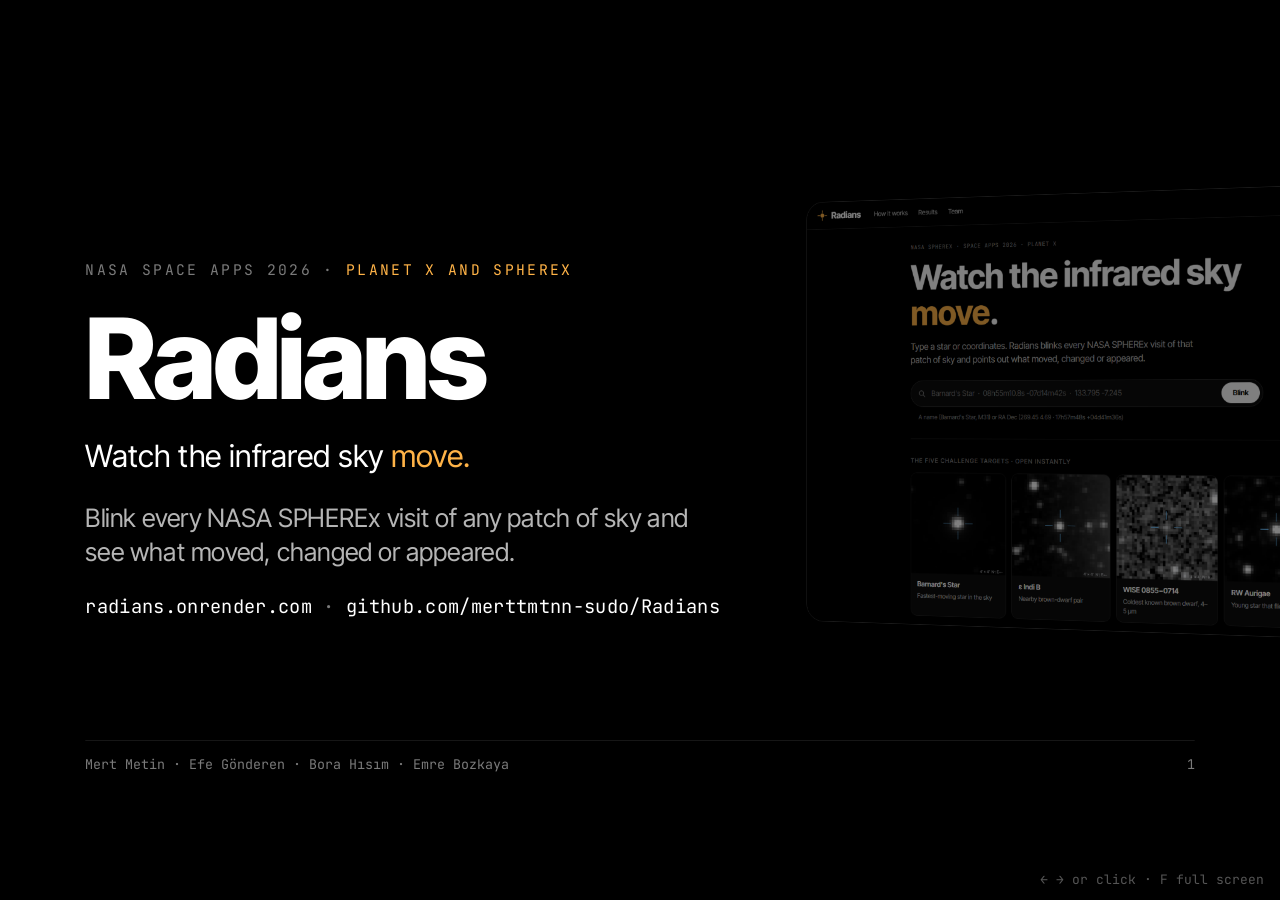
<file: frontend/slides.html>
<!doctype html>
<html lang="en">
<head>
<meta charset="utf-8">
<meta name="viewport" content="width=device-width, initial-scale=1">
<title>Radians — Space Apps 2026</title>
<link rel="preconnect" href="https://fonts.googleapis.com">
<link rel="preconnect" href="https://fonts.gstatic.com" crossorigin>
<link rel="stylesheet" href="https://fonts.googleapis.com/css2?family=Inter+Tight:wght@400;500;600;700;800&family=JetBrains+Mono:wght@400;500&display=swap">
<style>
  /* same tokens as the app (Startle base + amber) */
  :root { --bg:#000; --panel:#0c0c0c; --panel-2:#161616; --line:#222; --line-2:#333; --fg:#fff; --fg-2:#b5b5b5; --fg-3:#7a7a7a; --accent:#FFB347; --sky:#6FC3FF; }
  * { box-sizing: border-box; }
  html, body { margin: 0; height: 100%; background: #000; overflow: hidden; font-family: 'Inter Tight', Arial, sans-serif; color: var(--fg); }
  #deck { position: absolute; left: 50%; top: 50%; width: 1920px; height: 1080px; transform-origin: 0 0; }
  section { position: absolute; inset: 0; background: var(--bg); padding: 120px 128px 150px; display: none; flex-direction: column; gap: 36px; overflow: hidden; }
  section.on { display: flex; }
  section.statement { background: var(--accent); color: #000; justify-content: center; }
  h1, h2, h3 { margin: 0; letter-spacing: -0.03em; }
  h1 { font-size: 168px; font-weight: 800; line-height: .95; }
  h2 { font-size: 76px; font-weight: 700; line-height: 1.04; }
  h3 { font-size: 38px; font-weight: 600; line-height: 1.15; letter-spacing: -0.02em; }
  p { margin: 0; font-size: 30px; line-height: 1.42; color: var(--fg-2); }
  b { color: var(--fg); font-weight: 600; }
  .am { color: var(--accent); }
  .mono { font-family: 'JetBrains Mono', monospace; }
  .eyebrow { font-family: 'JetBrains Mono', monospace; font-size: 22px; letter-spacing: 4px; color: var(--fg-3); text-transform: uppercase; }
  .eyebrow .am { color: var(--accent); }
  .lead { font-size: 38px; line-height: 1.35; color: var(--fg-2); }
  .small { font-size: 24px; color: var(--fg-3); }
  .foot { position: absolute; left: 128px; bottom: 56px; width: 1664px; font-family: 'JetBrains Mono', monospace; font-size: 20px; color: var(--fg-3); display: flex; justify-content: space-between; border-top: 1px solid var(--line); padding-top: 22px; }
  .foot .logo { display: flex; align-items: center; gap: 12px; color: var(--fg-2); }
  .statement .foot { color: #000; border-color: rgba(0,0,0,.25); }
  .statement .foot .logo { color: #000; }
  .statement h2 { font-size: 96px; color: #000; }
  .statement p { color: #2b1d05; font-size: 38px; }
  .statement .eyebrow { color: #000; }
  .card { background: var(--panel); border: 1px solid var(--line-2); border-radius: 28px; padding: 34px; display: flex; flex-direction: column; gap: 14px; }
  .cards { display: grid; grid-template-columns: repeat(3, 1fr); gap: 28px; }
  .num { font-family: 'JetBrains Mono', monospace; font-size: 26px; color: var(--accent); }
  .what { font-size: 26px; color: var(--fg-2); line-height: 1.38; }
  .shot { border-radius: 28px; border: 1px solid var(--line-2); display: block; box-shadow: 0 30px 80px rgba(0,0,0,.6); }
  .row { display: flex; gap: 56px; align-items: center; }
  .list { display: flex; flex-direction: column; gap: 26px; }
  .li { display: grid; grid-template-columns: 64px 1fr; gap: 8px 18px; }
  .li .n { grid-row: span 2; width: 56px; height: 56px; border-radius: 50%; border: 1px solid var(--line-2); display: grid; place-items: center; font-family: 'JetBrains Mono', monospace; font-size: 22px; color: var(--accent); }
  .li h3 { font-size: 34px; }
  .li .what { font-size: 24px; }
  .steps { display: flex; gap: 14px; align-items: stretch; }
  .step { flex: 1; background: var(--panel); border: 1px solid var(--line-2); border-radius: 24px; padding: 26px 24px; display: flex; flex-direction: column; gap: 10px; }
  .step .k { font-family: 'JetBrains Mono', monospace; font-size: 18px; color: var(--accent); letter-spacing: 2px; }
  .step h3 { font-size: 30px; }
  .step .what { font-size: 22px; }
  .chev { align-self: center; color: var(--line-2); font-size: 40px; margin: 0; }
  table { border-collapse: collapse; width: 100%; font-variant-numeric: tabular-nums; }
  th { text-align: left; color: var(--fg-3); font-family: 'JetBrains Mono', monospace; font-weight: 400; font-size: 19px; letter-spacing: 2px; text-transform: uppercase; padding: 12px 16px; border-bottom: 1px solid var(--line-2); }
  td { padding: 17px 16px; border-bottom: 1px solid var(--line); color: var(--fg); font-size: 28px; }
  td.ok { color: var(--accent); font-weight: 600; }
  td .mono { font-size: 25px; }
  .inj td, .inj th { font-size: 22px; padding: 10px 14px; text-align: center; }
  .inj td:first-child, .inj th:first-child { text-align: left; }
  .meter { display: inline-block; width: 90px; height: 8px; border-radius: 4px; background: var(--panel-2); vertical-align: middle; margin-right: 10px; overflow: hidden; }
  .meter i { display: block; height: 100%; background: var(--accent); border-radius: 4px; }
  .pill { display: inline-flex; align-items: center; gap: 10px; border: 1px solid var(--line-2); border-radius: 999px; padding: 10px 22px; font-size: 22px; color: var(--fg-2); }
  .pill::before { content: ''; width: 9px; height: 9px; border-radius: 50%; background: var(--accent); }
  .link { font-family: 'JetBrains Mono', monospace; font-size: 28px; color: var(--fg); }
  .gifs { display: flex; gap: 22px; }
  .gifs figure { margin: 0; display: flex; flex-direction: column; gap: 10px; }
  .gifs img { width: 300px; height: 300px; border-radius: 22px; border: 1px solid var(--line-2); image-rendering: pixelated; object-fit: cover; }
  .gifs figcaption { font-size: 22px; color: var(--fg-2); }
  .gifs figcaption b { display: block; font-size: 24px; }
  .on > * { animation: rise 500ms ease-out both; }
  .on > *:nth-child(2) { animation-delay: 70ms; } .on > *:nth-child(3) { animation-delay: 140ms; } .on > *:nth-child(4) { animation-delay: 210ms; } .on > *:nth-child(5) { animation-delay: 280ms; }
  .on > .foot, .on > .bgshot { animation: none; }
  @keyframes rise { from { opacity: 0; transform: translateY(18px); } }
  @media (prefers-reduced-motion: reduce) { .on > * { animation: none !important; } }
  #hint { position: fixed; right: 16px; bottom: 12px; font: 13px 'JetBrains Mono', monospace; color: #555; }
  .print { display: none; }
  @page { size: 1920px 1080px; margin: 0; }
  @media print {
    html, body { height: auto; overflow: visible; background: none; }
    #deck { position: static; transform: none !important; width: 1920px; height: auto; }
    section, section.on { display: flex !important; position: relative; width: 1920px; height: 1080px; break-after: page; }
    section *, .on > * { animation: none !important; }
    #hint, .screen { display: none !important; }
    .print { display: flex !important; }
    * { -webkit-print-color-adjust: exact; print-color-adjust: exact; }
  }
</style>
</head>
<body>
<div id="deck">

<!-- 1 · title -->
<section>
  <img class="shot bgshot" src="media/app-landing.png" alt="" aria-hidden="true" style="position:absolute;right:-420px;top:150px;width:1180px;opacity:.5;transform:perspective(2400px) rotateY(-14deg)">
  <div style="flex:1"></div>
  <p class="eyebrow">NASA Space Apps 2026 · <span class="am">Planet X and SPHEREx</span></p>
  <h1>Radians</h1>
  <p class="lead" style="width:980px;font-size:46px;color:var(--fg)">Watch the infrared sky <span class="am">move.</span></p>
  <p class="lead" style="width:960px">Blink every NASA SPHEREx visit of any patch of sky and see what moved, changed or appeared.</p>
  <p class="link">radians.onrender.com <span style="color:var(--fg-3)">·</span> github.com/merttmtnn-sudo/Radians</p>
  <div style="flex:1"></div>
  <div class="foot"><span>Mert Metin · Efe Gönderen · Bora Hısım · Emre Bozkaya</span><span>1</span></div>
</section>

<!-- 2 · idea -->
<section>
  <p class="eyebrow">The idea</p>
  <h2>A blink comparator<br>for the infrared sky</h2>
  <p class="lead" style="width:1640px">SPHEREx images the whole sky every six months in 102 infrared colours: hundreds of exposures of any spot, in an archive built for astronomers. In 1930 Tombaugh found Pluto by flipping between two plates. <b>Radians flips through every SPHEREx visit, in a browser.</b></p>
  <div class="gifs screen">
    <figure><img src="media/barnard-s-star.gif" alt="Barnard's Star moving north between SPHEREx visits"><figcaption><b>Barnard’s Star</b>moves north</figcaption></figure>
    <figure><img src="media/eps-indi-b.gif" alt="Epsilon Indi B moving between SPHEREx visits"><figcaption><b>ε Indi B</b>brown-dwarf pair on the move</figcaption></figure>
    <figure><img src="media/wise-0855.gif" alt="WISE 0855 moving between SPHEREx visits at 4–5 µm"><figcaption><b>WISE 0855</b>coldest brown dwarf, 4–5 µm</figcaption></figure>
    <figure><img src="media/rw-aur.gif" alt="RW Aurigae changing brightness between SPHEREx visits"><figcaption><b>RW Aurigae</b>young star, flickers</figcaption></figure>
    <figure><img src="media/r-dra.gif" alt="R Draconis, a saturated Mira variable"><figcaption><b>R Draconis</b>Mira variable</figcaption></figure>
  </div>
  <div class="print" style="gap:28px;align-items:flex-end">
    <img src="media/barnard-s-star-pair.png" alt="Barnard's Star in its first and last SPHEREx visits: it has moved north" style="height:300px;border-radius:22px;border:1px solid #333">
    <img src="media/rw-aur-pair.png" alt="RW Aurigae in two SPHEREx visits: its brightness changed" style="height:300px;border-radius:22px;border:1px solid #333">
    <p class="small" style="flex:1">First and last SPHEREx visit as Radians blinks them: Barnard’s Star has moved north (marker), RW Aurigae has changed brightness.</p>
  </div>
  <div class="foot"><span class="logo">Radians</span><span>2</span></div>
</section>

<!-- 3 · how to use -->
<section>
  <p class="eyebrow">How to use it</p>
  <h2>Four steps, no installation</h2>
  <div class="row" style="align-items:flex-start">
    <img class="shot" src="media/app-viewer.png" alt="The Radians viewer on Barnard's Star: blinking image, timeline and a candidate card that compares the measured motion with the catalogue" style="width:1040px">
    <div class="list" style="flex:1">
      <div class="li"><span class="n">1</span><h3>Pick a target</h3><p class="what">A star name, RA/Dec, or one of the five challenge targets.</p></div>
      <div class="li"><span class="n">2</span><h3>Watch it blink</h3><p class="what">Each frame is one SPHEREx visit. Play, step, zoom, export a GIF.</p></div>
      <div class="li"><span class="n">3</span><h3>Let it point</h3><p class="what">Difference views and an automatic finder mark what moved, changed or appeared, with before/after cut-outs.</p></div>
      <div class="li"><span class="n">4</span><h3>Dig deeper</h3><p class="what">Click any star for its spectrum and light curve; share a link, download CSV.</p></div>
    </div>
  </div>
  <div class="foot"><span class="logo">Radians · English and Turkish interface · light and dark</span><span>3</span></div>
</section>

<!-- 4 · how it works -->
<section>
  <p class="eyebrow">How it works</p>
  <h2>From a star name to an aligned flip-book</h2>
  <div class="steps">
    <div class="step"><p class="k">1 · RESOLVE</p><h3>CDS Sesame</h3><p class="what">Name → position and proper motion.</p></div>
    <p class="chev">›</p>
    <div class="step"><p class="k">2 · FIND</p><h3>NASA IRSA</h3><p class="what">Every SPHEREx exposure covering it.</p></div>
    <p class="chev">›</p>
    <div class="step"><p class="k">3 · READ</p><h3>Byte ranges</h3><p class="what">~0.5 MB of each 65 MB file.</p></div>
    <p class="chev">›</p>
    <div class="step"><p class="k">4 · ALIGN</p><h3>One sky grid</h3><p class="what">Reprojected, flag-masked, co-added per visit at matched wavelengths.</p></div>
    <p class="chev">›</p>
    <div class="step"><p class="k">5 · CHECK</p><h3>Known sky</h3><p class="what">Gaia DR3, SkyBoT, NEOSSat.</p></div>
  </div>
  <div class="row" style="gap:48px">
    <img class="shot" src="media/app-spectrum.png" alt="RW Aurigae spectrum from 0.75 to 5 µm, each point one SPHEREx exposure coloured by wavelength, with water, methane, CO2 and CO bands marked" style="width:1060px">
    <p style="flex:1;font-size:28px">SPHEREx’s filters change wavelength across the detector, so one position measured in every exposure is a <b>0.75–5 µm spectrum</b>. Radians builds it on the fly for any star you click, with the water, methane, CO₂ and CO bands marked.</p>
  </div>
  <div class="foot"><span class="logo">Radians</span><span>4</span></div>
</section>

<!-- 5 · results -->
<section>
  <p class="eyebrow">Results on the challenge targets</p>
  <h2>It finds what the challenge hid</h2>
  <table>
    <tr><th style="width:24%">Target</th><th style="width:42%">Radians measured</th><th style="width:34%">Known value</th></tr>
    <tr><td>Barnard’s Star</td><td class="ok">moves <span class="mono">10.38″/yr</span>, PA 354°</td><td><span class="mono">10.39″/yr</span>, PA 356°</td></tr>
    <tr><td>ε Indi B</td><td class="ok">moves <span class="mono">4.65″/yr</span>, PA 125°</td><td><span class="mono">4.68″/yr</span>, PA 123°</td></tr>
    <tr><td>WISE 0855−0714</td><td class="ok">moves <span class="mono">8.16″/yr</span> (D5+D6, 4–5 µm)</td><td><span class="mono">8.15″/yr</span>, coldest brown dwarf</td></tr>
    <tr><td>RW Aurigae</td><td class="ok">brightness changes ×1.7</td><td>known variable young star</td></tr>
    <tr><td>R Draconis</td><td>saturated: PSF-wing light curve</td><td>Mira variable</td></tr>
  </table>
  <div class="row" style="gap:56px;align-items:flex-start">
    <table class="inj" style="width:980px">
      <tr><th>Injected fakes, found</th><th>S/N 8</th><th>S/N 12</th><th>S/N 20</th></tr>
      <tr><td>Mover</td><td><span class="meter"><i style="width:50%"></i></span>50%</td><td><span class="meter"><i style="width:85%"></i></span>85%</td><td><span class="meter"><i style="width:100%"></i></span>100%</td></tr>
      <tr><td>New source</td><td><span class="meter"><i style="width:42%"></i></span>42%</td><td><span class="meter"><i style="width:85%"></i></span>85%</td><td><span class="meter"><i style="width:100%"></i></span>100%</td></tr>
    </table>
    <p class="small" style="flex:1;font-size:24px">600 fake objects injected into real SPHEREx frames of the five fields. <b>No false alarms.</b> Details in docs/VALIDATION.md.</p>
  </div>
  <div class="foot"><span class="logo">Radians</span><span>5</span></div>
</section>

<!-- 6 · explore and learn -->
<section>
  <p class="eyebrow">Built to explore and learn</p>
  <h2>Not just a viewer: a guide to the sky</h2>
  <div class="row" style="align-items:flex-start;gap:40px">
    <img class="shot" src="media/app-compare.png" alt="Before/after view of Barnard's Star: the first visit on the left of an amber divider, the latest on the right" style="width:560px">
    <img class="shot" src="media/app-about.png" alt="About-this-target panel for WISE 0855: distance, constellation, temperature, a did-you-know fact and an all-sky map" style="width:300px">
    <div class="list" style="flex:1;gap:20px">
      <div class="li"><span class="n">✦</span><h3>About this target</h3><p class="what">Distance, temperature, type and “did you know?” facts, from SIMBAD and our own notes, with an all-sky map.</p></div>
      <div class="li"><span class="n">⟷</span><h3>Before / after</h3><p class="what">Drag a divider between the first and the latest visit.</p></div>
      <div class="li"><span class="n">▶</span><h3>Story tour &amp; Explore</h3><p class="what">A guided tour of the five targets, or a jump to one of 14 famous fast or variable stars.</p></div>
      <div class="li"><span class="n">♪</span><h3>Listen, learn, share</h3><p class="what">Hear a light curve as sound, hover any term (σ, PA, µm) for a plain explanation, save a finding as an image.</p></div>
    </div>
  </div>
  <div class="foot"><span class="logo">Radians</span><span>6</span></div>
</section>

<!-- 7 · context -->
<section>
  <p class="eyebrow">Context from partner agencies</p>
  <h2>Every candidate is checked<br>against what is already known</h2>
  <div class="cards">
    <div class="card"><p class="num">ESA</p><h3>Gaia DR3</h3><p class="what">Stars moved to each frame’s date with their proper motions; each find labelled known or possibly new.</p></div>
    <div class="card"><p class="num">IMCCE</p><h3>SkyBoT</h3><p class="what">Known asteroids and comets marked at the exact time of each frame.</p></div>
    <div class="card"><p class="num">CSA</p><h3>NEOSSat</h3><p class="what">Archived images of the field from Canada’s asteroid-hunting microsatellite (CADC).</p></div>
  </div>
  <div style="display:flex;gap:16px;flex-wrap:wrap">
    <span class="pill">Aladin Lite: 2MASS, AllWISE, DSS2</span><span class="pill">SPHEREx all-sky maps (IRSA)</span><span class="pill">per-pixel quality flags</span>
  </div>
  <div class="foot"><span class="logo">Radians</span><span>7</span></div>
</section>

<!-- 8 · planet x -->
<section class="statement">
  <p class="eyebrow">Planet X</p>
  <h2>A distant planet is a faint dot that is somewhere else at the next visit.</h2>
  <p style="width:1560px">Radians makes that comparison available for any spot SPHEREx has seen twice, to anyone, with known stars and asteroids already accounted for. Open source (MIT), running at radians.onrender.com.</p>
  <div class="foot"><span class="logo">Radians · Mert Metin, Efe Gönderen, Bora Hısım, Emre Bozkaya</span><span>8</span></div>
</section>

</div>

<div id="hint">← → or click · F full screen</div>
<script>
  const slides = [...document.querySelectorAll('section')];
  let i = Math.max(0, Math.min(slides.length - 1, (parseInt(location.hash.slice(1), 10) || 1) - 1));
  function fit() {
    const s = Math.min(innerWidth / 1920, innerHeight / 1080);
    document.getElementById('deck').style.transform = `scale(${s}) translate(-50%, -50%)`;
  }
  function show(k) {
    i = Math.max(0, Math.min(slides.length - 1, k));
    slides.forEach((s, j) => s.classList.toggle('on', j === i));
    history.replaceState(null, '', '#' + (i + 1));
  }
  addEventListener('resize', fit);
  addEventListener('keydown', (e) => {
    if (['ArrowRight', 'PageDown', ' '].includes(e.key)) show(i + 1);
    else if (['ArrowLeft', 'PageUp'].includes(e.key)) show(i - 1);
    else if (e.key === 'Home') show(0);
    else if (e.key === 'End') show(slides.length - 1);
    else if (e.key === 'f' || e.key === 'F') document.fullscreenElement ? document.exitFullscreen() : document.documentElement.requestFullscreen();
  });
  addEventListener('click', (e) => show(e.clientX < innerWidth / 3 ? i - 1 : i + 1));
  fit(); show(i);
</script>
</body>
</html>
</file>
